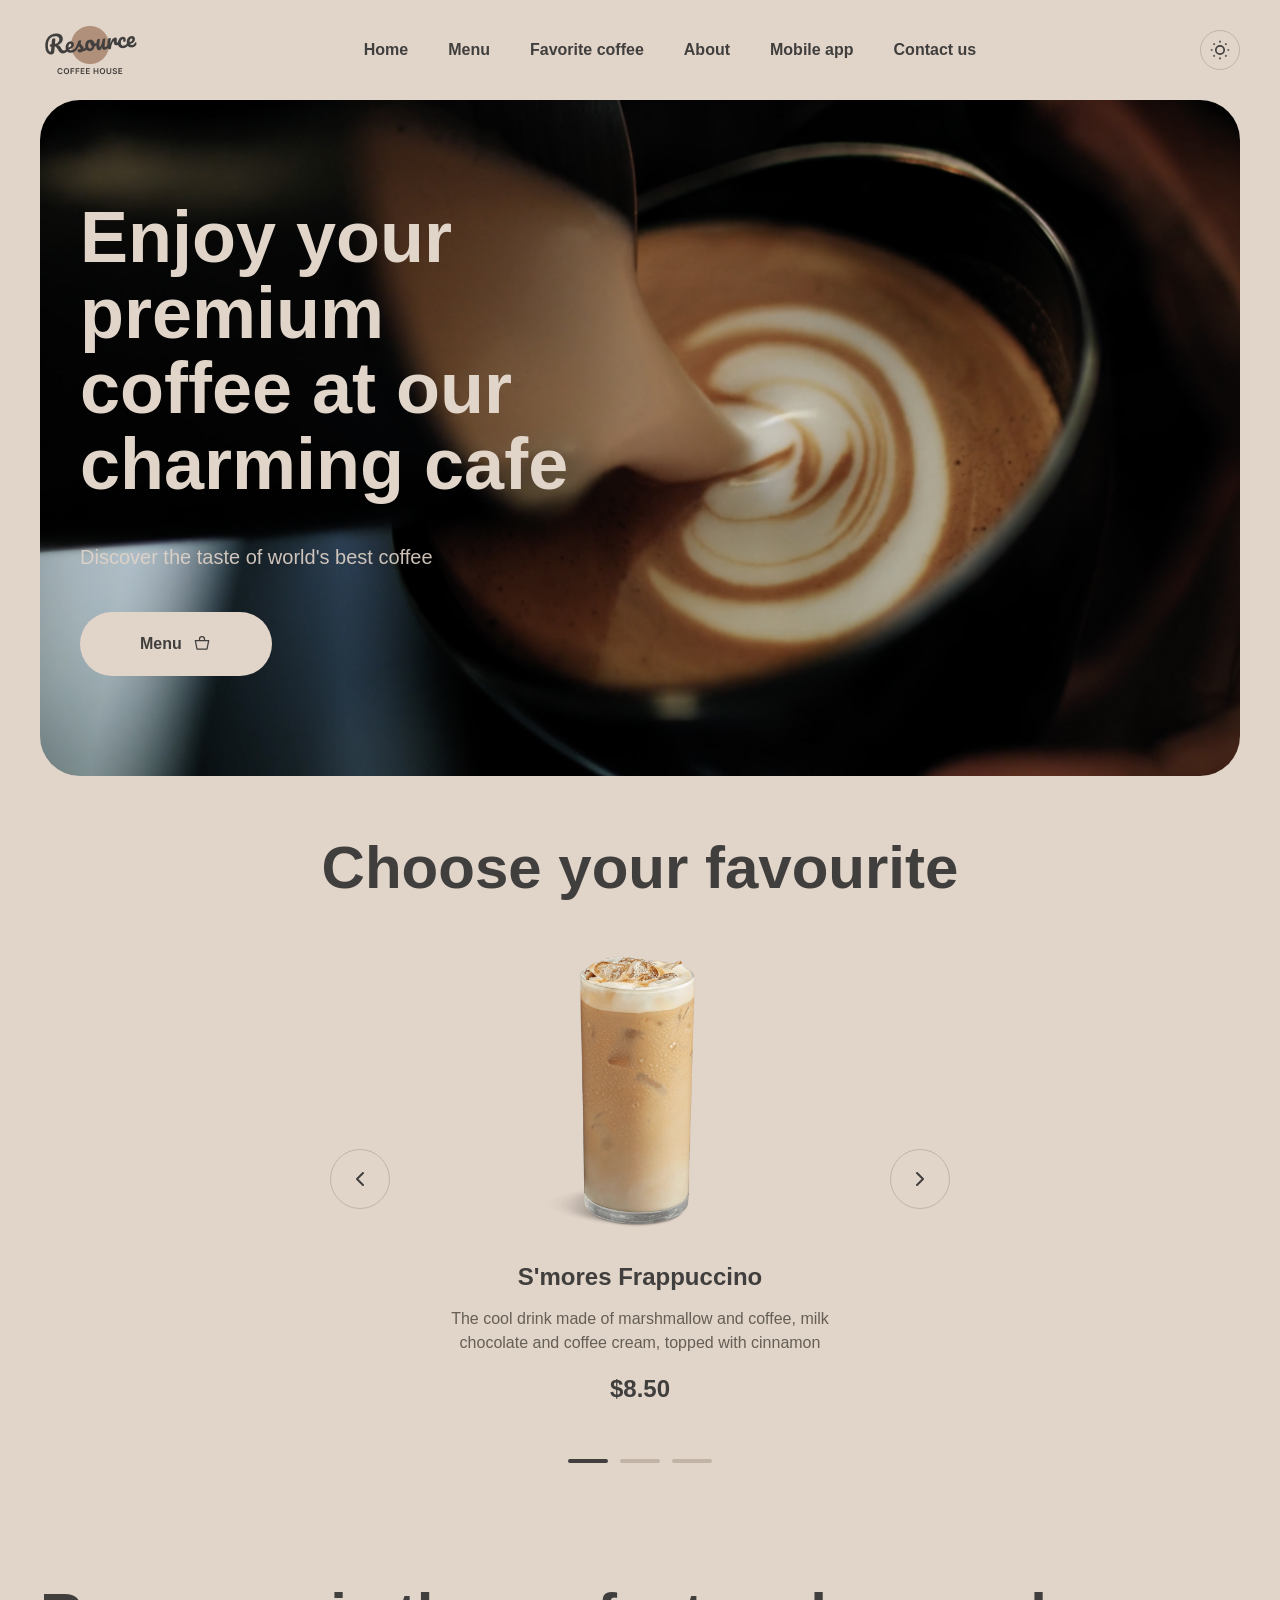
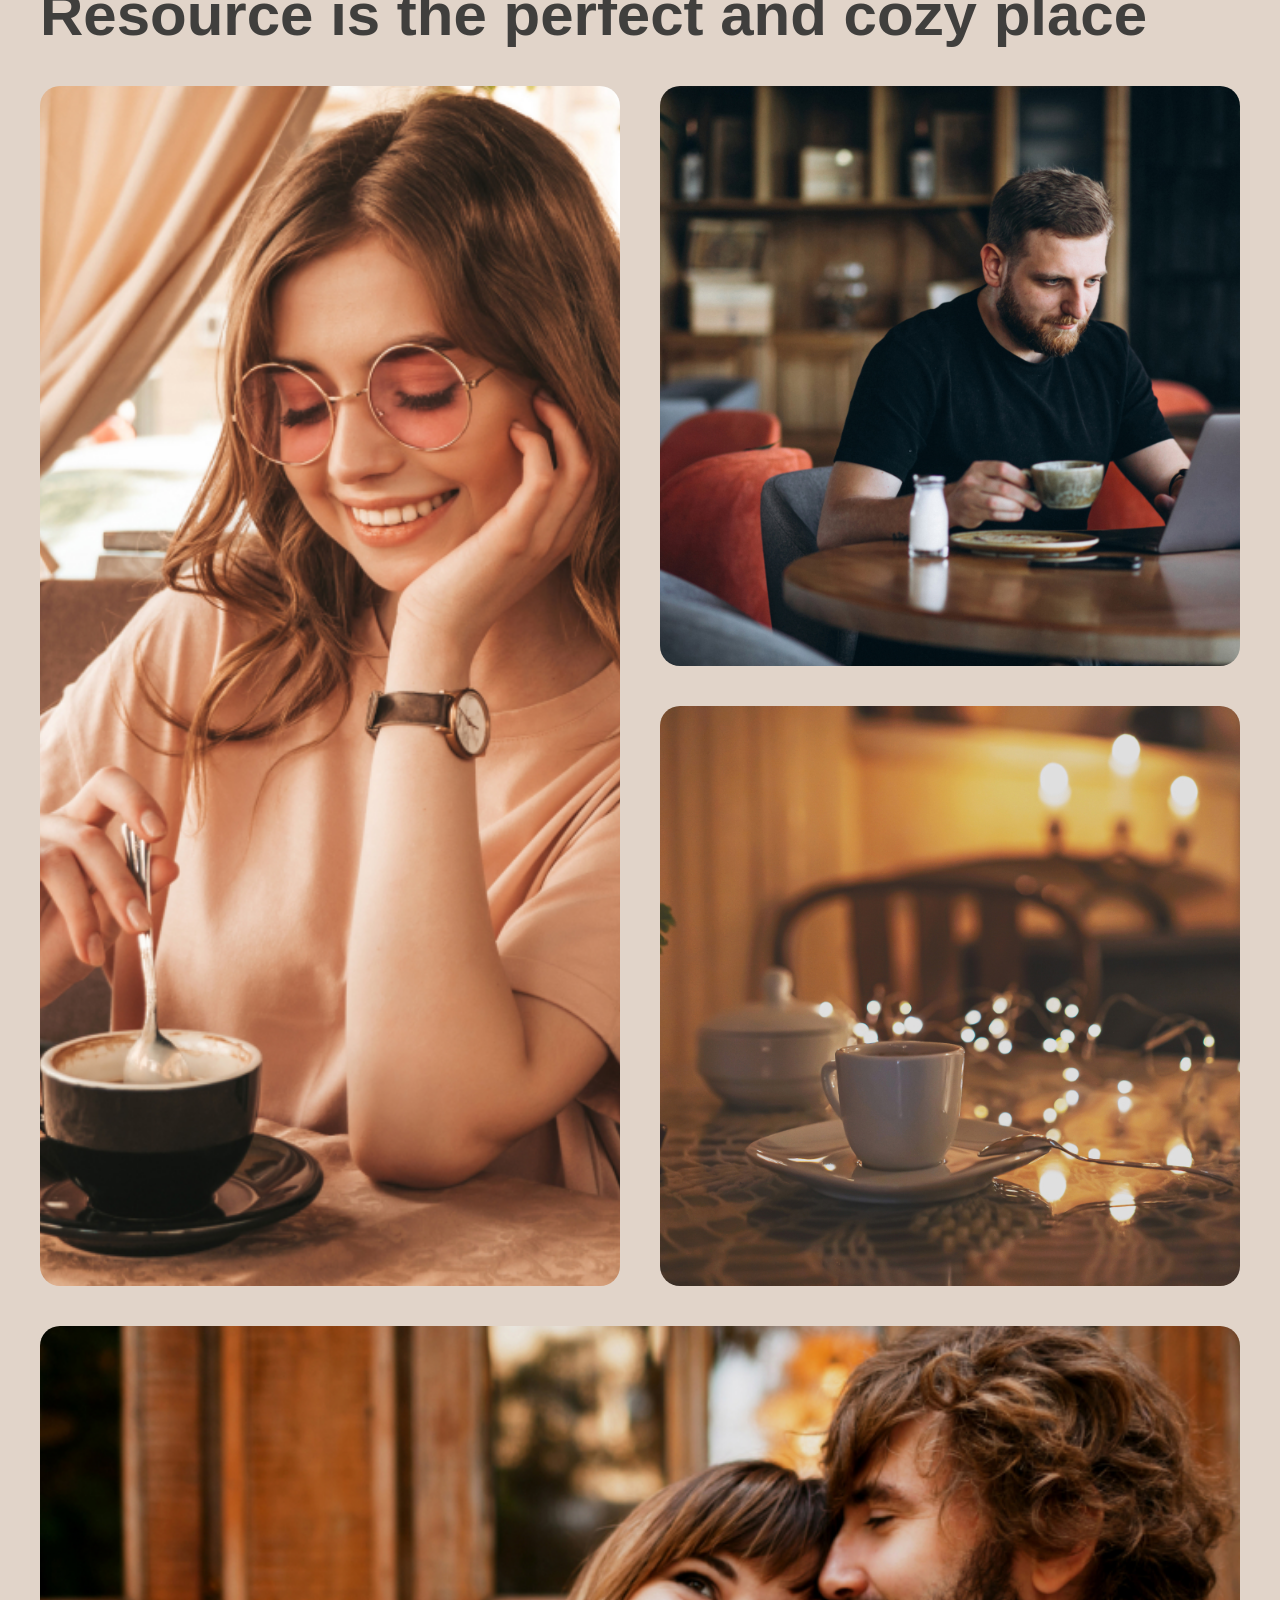
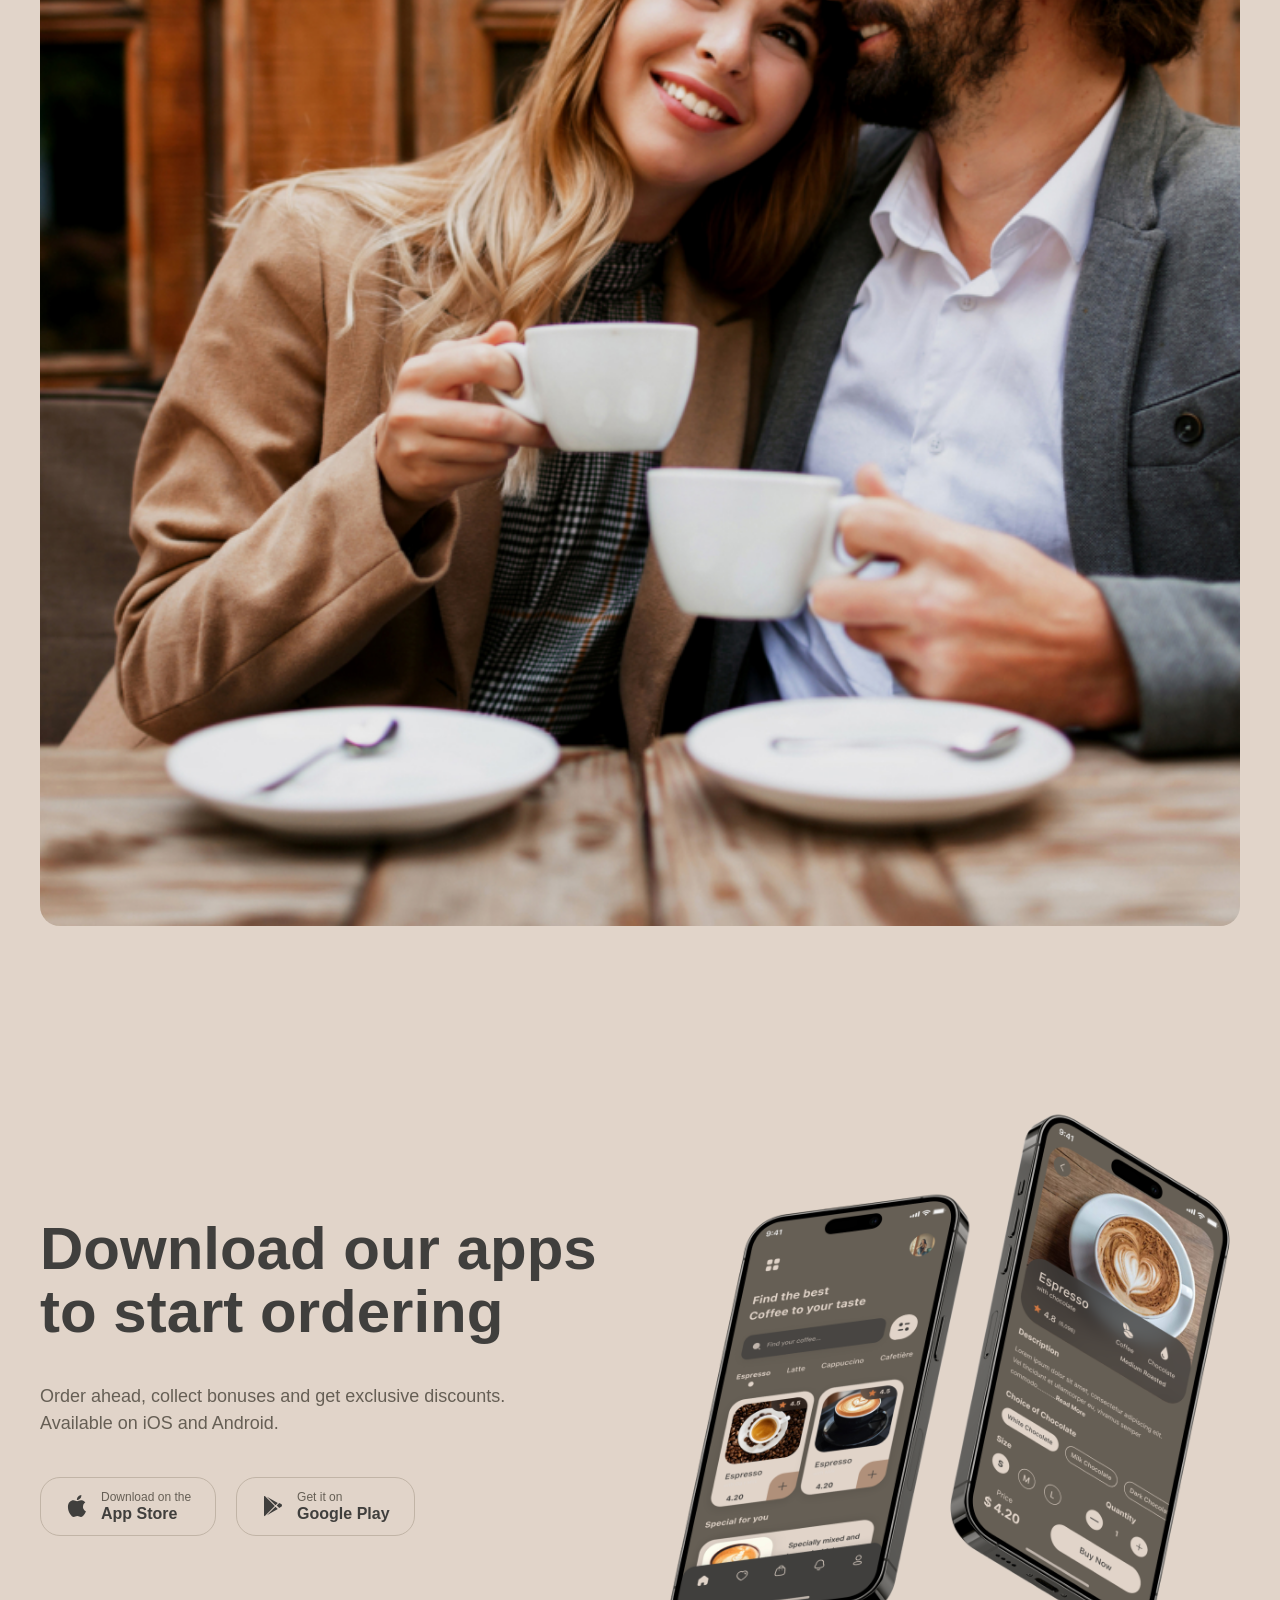
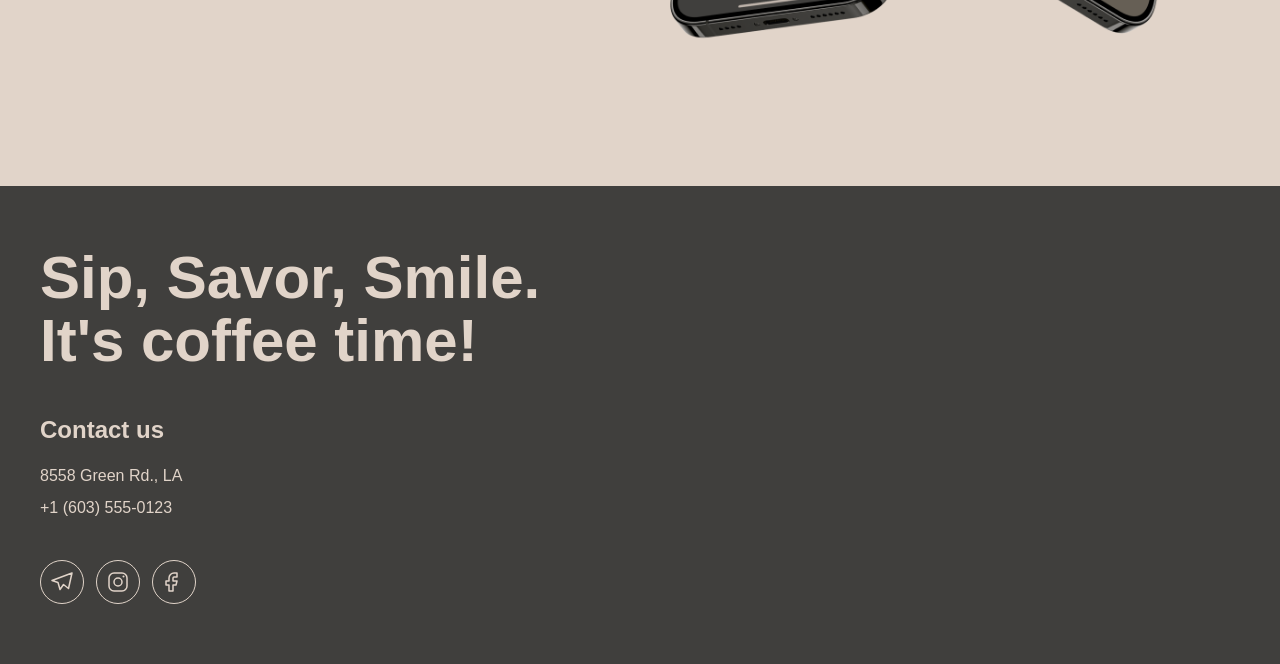
<file: index.html>
<!DOCTYPE html>
<html lang="ru">
<head>
  <meta charset="UTF-8">
  <meta name="viewport" content="width=device-width, initial-scale=1.0">
  <title>Coffee House — Главная</title>
  <link rel="icon" type="image/png" href="img/logo.png">
 <link rel="stylesheet" href="css/style.css?v=3">
</head>
<body>
  <div class="wrapper">

    <header class="header">
      <div class="container header__inner">
     <a href="index.html" class="logo" aria-label="Coffee House — на главную">
  <img class="logo__img" src="img/logo.png" alt="Coffee House" width="100" height="60">
</a>
<nav class="nav" id="nav" aria-label="Основная навигация">
  <ul class="nav__list">
    <li><a href="index.html" class="nav__link">Home</a></li>
    <li><a href="catalog.html" class="nav__link">Menu</a></li>
    <li><a href="#favourites" class="nav__link">Favorite coffee</a></li>
    <li><a href="#about" class="nav__link">About</a></li>
    <li><a href="#app" class="nav__link">Mobile app</a></li>
    <li><a href="#contacts" class="nav__link">Contact us</a></li>
  </ul>
</nav>

<button class="burger" type="button" aria-label="Открыть меню" aria-expanded="false" aria-controls="nav">
  <span class="burger__line"></span>
  <span class="burger__line"></span>
  <span class="burger__line"></span>
</button>

<button class="theme-toggle" type="button" aria-label="Переключить тему">
  <span class="theme-toggle__icon"></span>
</button>
      </div>
    </header>

    <main class="main">

  <section class="hero" id="hero">
  <div class="container">
    <div class="hero__content">
      <h1 class="hero__title">Enjoy your premium coffee at our charming cafe</h1>
      <p class="hero__text">Discover the taste of world's best coffee</p>
      <a href="catalog.html" class="btn btn--light">
        Menu
        <svg class="btn__icon" width="20" height="20" viewBox="0 0 24 24" fill="none" xmlns="http://www.w3.org/2000/svg">
          <path d="M4 8h16l-2 10H6L4 8z" stroke="currentColor" stroke-width="1.5" stroke-linejoin="round"/>
          <path d="M9 8V6a3 3 0 0 1 6 0v2" stroke="currentColor" stroke-width="1.5"/>
        </svg>
      </a>
    </div>
  </div>
</section>

<section class="favourites" id="favourites">
  <div class="container">
    <h2 class="section-title section-title--center">Choose your favourite</h2>

    <div class="slider">
      <button class="slider__arrow slider__arrow--prev" type="button" aria-label="Предыдущий слайд">
        <svg width="24" height="24" viewBox="0 0 24 24" fill="none" xmlns="http://www.w3.org/2000/svg">
          <path d="M15 6l-6 6 6 6" stroke="currentColor" stroke-width="2" stroke-linecap="round" stroke-linejoin="round"/>
        </svg>
      </button>

      <ul class="slider__list">
        <li class="slider__item slider__item--active">
          <img class="slider__img" src="img/coffee-slider-1.png" alt="S'mores Frappuccino" width="300" height="300">
          <h3 class="slider__name">S'mores Frappuccino</h3>
          <p class="slider__desc">The cool drink made of marshmallow and coffee, milk chocolate and coffee cream, topped with cinnamon</p>
          <span class="slider__price">$8.50</span>
        </li>
        <li class="slider__item">
          <img class="slider__img" src="img/coffee-slider-2.png" alt="Caramel Macchiato" width="300" height="300">
          <h3 class="slider__name">Caramel Macchiato</h3>
          <p class="slider__desc">Fragrant and creamy coffee drink with the taste of caramel, topped with caramel sauce and puffed crumbs</p>
          <span class="slider__price">$8.50</span>
        </li>
        <li class="slider__item">
          <img class="slider__img" src="img/coffee-slider-3.png" alt="Ice coffee" width="300" height="300">
          <h3 class="slider__name">Ice coffee</h3>
          <p class="slider__desc">A cool drink made of ice and coffee, ice cream and milk, and with soy milk</p>
          <span class="slider__price">$4.50</span>
        </li>
      </ul>

      <button class="slider__arrow slider__arrow--next" type="button" aria-label="Следующий слайд">
        <svg width="24" height="24" viewBox="0 0 24 24" fill="none" xmlns="http://www.w3.org/2000/svg">
          <path d="M9 6l6 6-6 6" stroke="currentColor" stroke-width="2" stroke-linecap="round" stroke-linejoin="round"/>
        </svg>
      </button>
    </div>

    <div class="slider__dots">
      <button class="slider__dot slider__dot--active" type="button" aria-label="Слайд 1"></button>
      <button class="slider__dot" type="button" aria-label="Слайд 2"></button>
      <button class="slider__dot" type="button" aria-label="Слайд 3"></button>
    </div>
  </div>
</section>

<section class="about" id="about">
  <div class="container">
    <h2 class="section-title">Resource is the perfect and cozy place</h2>
    
    <div class="about__grid">
      <img class="about__photo about__photo--1" src="img/about-1.jpg" alt="Гостья кофейни" width="660" height="590">
      <img class="about__photo about__photo--2" src="img/about-2.jpg" alt="Атмосфера кофейни" width="660" height="430">
      <img class="about__photo about__photo--3" src="img/about-3.jpg" alt="Гость с ноутбуком" width="660" height="430">
      <img class="about__photo about__photo--4" src="img/about-4.jpg" alt="Пара за кофе" width="660" height="590">
    </div>

  </div>
</section>
     
     <section class="app" id="app">
  <div class="container app__inner">
    <div class="app__content">
      <h2 class="section-title">Download our apps to start ordering</h2>
      <p class="app__text">
        Order ahead, collect bonuses and get exclusive discounts. Available on iOS and Android.
      </p>

      <div class="app__buttons">
        <a href="#" class="app-btn" aria-label="Скачать в App Store">
          <svg class="app-btn__icon" width="24" height="24" viewBox="0 0 24 24" fill="none" xmlns="http://www.w3.org/2000/svg">
            <path d="M16.365 1.43c0 1.14-.493 2.27-1.177 3.08-.744.9-1.99 1.57-2.987 1.57-.12 0-.23-.02-.3-.03-.01-.06-.04-.22-.04-.39 0-1.15.572-2.27 1.206-2.98.804-.94 2.142-1.64 3.248-1.68.03.13.05.28.05.43zm4.565 15.71c-.03.07-.463 1.58-1.518 3.12-.945 1.34-1.94 2.71-3.43 2.71-1.517 0-1.9-.88-3.63-.88-1.698 0-2.302.91-3.67.91-1.377 0-2.332-1.26-3.428-2.8-1.287-1.82-2.323-4.63-2.323-7.28 0-4.28 2.797-6.55 5.552-6.55 1.448 0 2.675.95 3.6.95.865 0 2.222-1.01 3.902-1.01.613 0 2.886.06 4.374 2.19-.13.09-2.383 1.37-2.383 4.19 0 3.26 2.854 4.42 2.955 4.45z" fill="currentColor"/>
          </svg>
          <span class="app-btn__text">
            <small>Download on the</small>
            <strong>App Store</strong>
          </span>
        </a>

        <a href="#" class="app-btn" aria-label="Скачать в Google Play">
          <svg class="app-btn__icon" width="24" height="24" viewBox="0 0 24 24" fill="none" xmlns="http://www.w3.org/2000/svg">
            <path d="M3.609 1.814L13.792 12 3.61 22.186a1.028 1.028 0 0 1-.61-.94V2.754c0-.41.234-.773.61-.94zM14.5 12.707l2.302 2.302-10.937 6.333 8.635-8.635zM20.196 10.086a1.5 1.5 0 0 1 .804 1.333c0 .564-.296 1.058-.75 1.315l-2.058 1.191-2.488-2.487 2.488-2.488 2.004 1.136zM5.865 2.658l10.938 6.333-2.303 2.302-8.635-8.635z" fill="currentColor"/>
          </svg>
          <span class="app-btn__text">
            <small>Get it on</small>
            <strong>Google Play</strong>
          </span>
        </a>
      </div>
    </div>

    <div class="app__image">
      <img src="img/app-phones.png" alt="Приложение Coffee House на телефонах" width="630" height="630">
    </div>
  </div>
</section>

    </main>

    <footer class="footer" id="contacts">
  <div class="container footer__inner">
    <p class="footer__slogan">Sip, Savor, Smile.<br>It's coffee time!</p>

    <div class="footer__contact">
      <h2 class="footer__title">Contact us</h2>
      <ul class="footer__list">
        <li>
          <a href="https://maps.google.com/?q=8558+Green+Rd,+LA" class="footer__link" target="_blank" rel="noopener">
            8558 Green Rd., LA
          </a>
        </li>
        <li>
          <a href="tel:+16035550123" class="footer__link">
            +1 (603) 555-0123
          </a>
        </li>
      </ul>
    </div>

    <ul class="footer__socials">
      <li>
        <a href="https://t.me/" class="footer__social" aria-label="Telegram" target="_blank" rel="noopener">
          <svg width="24" height="24" viewBox="0 0 24 24" fill="none" xmlns="http://www.w3.org/2000/svg">
            <path d="M22 3L2 10.5l6 2 2 7 3.5-5 5 4L22 3z" stroke="currentColor" stroke-width="1.5" stroke-linejoin="round"/>
          </svg>
        </a>
      </li>
      <li>
        <a href="https://instagram.com/" class="footer__social" aria-label="Instagram" target="_blank" rel="noopener">
          <svg width="24" height="24" viewBox="0 0 24 24" fill="none" xmlns="http://www.w3.org/2000/svg">
            <rect x="3" y="3" width="18" height="18" rx="5" stroke="currentColor" stroke-width="1.5"/>
            <circle cx="12" cy="12" r="4" stroke="currentColor" stroke-width="1.5"/>
            <circle cx="17.5" cy="6.5" r="1" fill="currentColor"/>
          </svg>
        </a>
      </li>
      <li>
        <a href="https://facebook.com/" class="footer__social" aria-label="Facebook" target="_blank" rel="noopener">
          <svg width="24" height="24" viewBox="0 0 24 24" fill="none" xmlns="http://www.w3.org/2000/svg">
            <path d="M15 3h-3a5 5 0 0 0-5 5v3H4v4h3v6h4v-6h3l1-4h-4V8a1 1 0 0 1 1-1h3V3z" stroke="currentColor" stroke-width="1.5" stroke-linejoin="round"/>
          </svg>
        </a>
      </li>
    </ul>
  </div>
</footer>

  </div>
 <script src="js/main.js?v=3"></script>
</body>
</html>
</file>
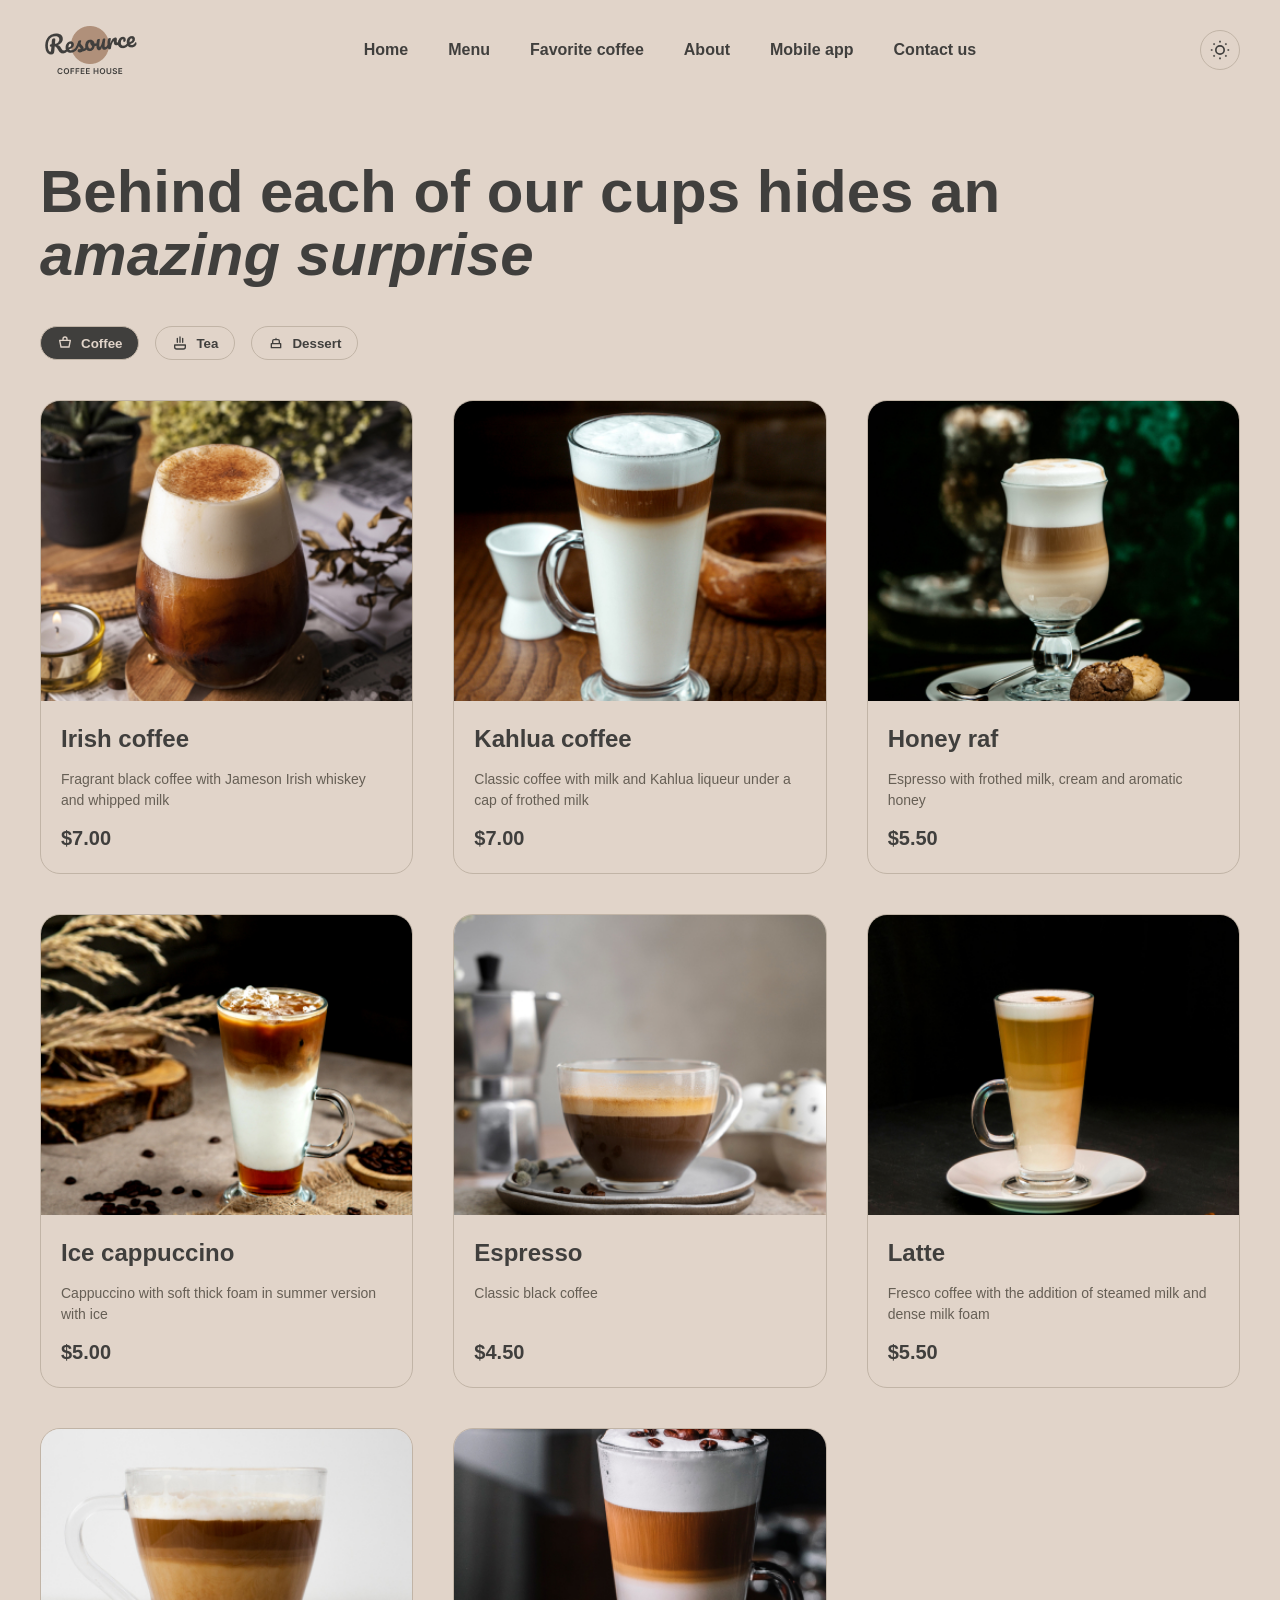
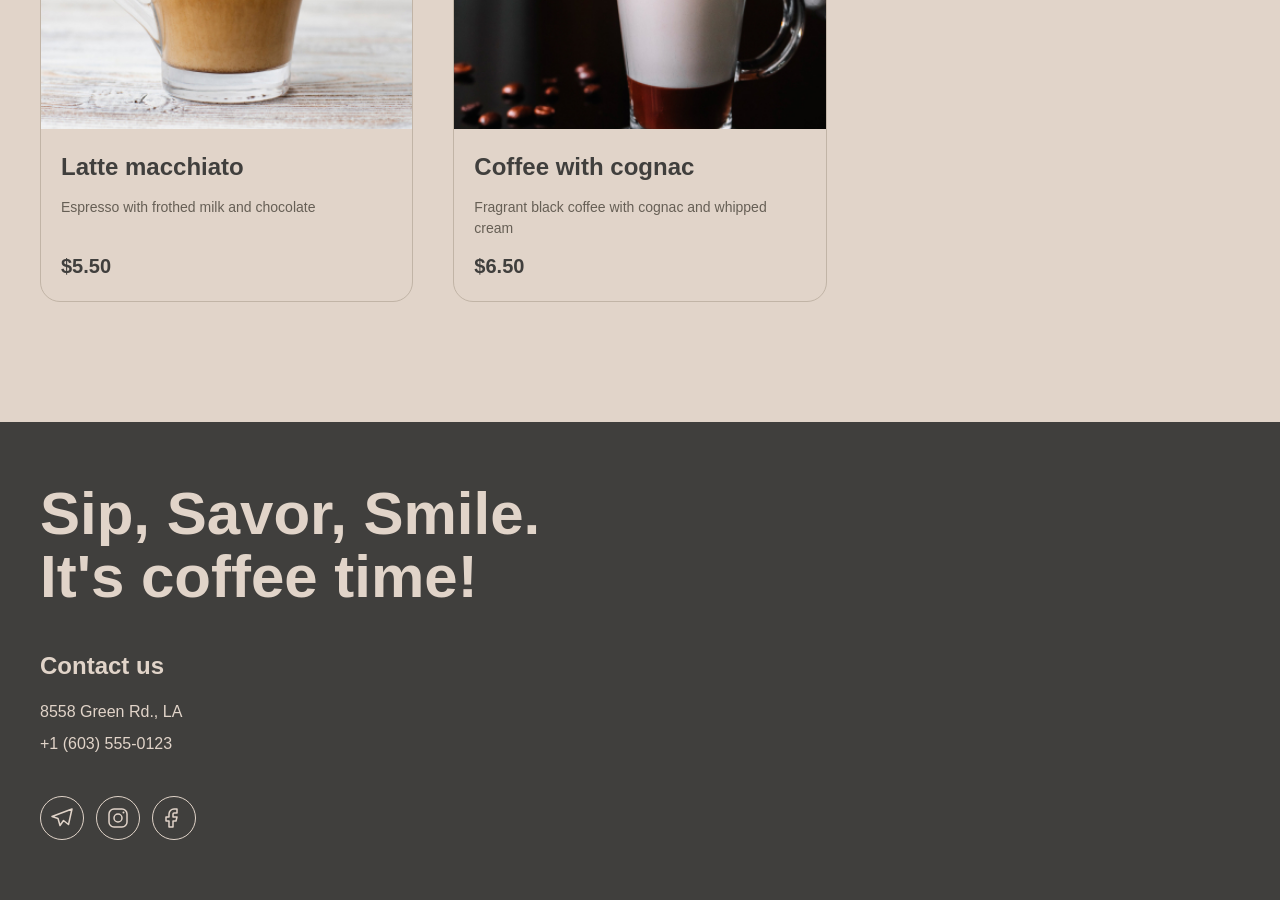
<file: catalog.html>
<!DOCTYPE html>
<html lang="ru">
<head>
  <meta charset="UTF-8">
  <meta name="viewport" content="width=device-width, initial-scale=1.0">
  <title>Coffee House — Меню</title>
<link rel="icon" type="image/png" href="img/logo.png">
<link rel="stylesheet" href="css/style.css?v=3">
</head>
<body>
  <div class="wrapper">

    <header class="header">
      <div class="container header__inner">
      <a href="index.html" class="logo" aria-label="Coffee House — на главную">
  <img class="logo__img" src="img/logo.png" alt="Coffee House" width="100" height="60">
</a>

   <nav class="nav" id="nav" aria-label="Основная навигация">
  <ul class="nav__list">
    <li><a href="index.html" class="nav__link">Home</a></li>
    <li><a href="catalog.html" class="nav__link">Menu</a></li>
    <li><a href="index.html#favourites" class="nav__link">Favorite coffee</a></li>
    <li><a href="index.html#about" class="nav__link">About</a></li>
    <li><a href="index.html#app" class="nav__link">Mobile app</a></li>
    <li><a href="index.html#contacts" class="nav__link">Contact us</a></li>
  </ul>
</nav>

<button class="burger" type="button" aria-label="Открыть меню" aria-expanded="false" aria-controls="nav">
  <span class="burger__line"></span>
  <span class="burger__line"></span>
  <span class="burger__line"></span>
</button>

<button class="theme-toggle" type="button" aria-label="Переключить тему">
  <span class="theme-toggle__icon"></span>
</button>
      </div>
    </header>

    <main class="main">

     <section class="menu" id="menu">
  <div class="container">
    <h1 class="section-title">
      Behind each of our cups hides an <em>amazing surprise</em>
    </h1>

   <div class="tabs">
  <ul class="tabs__list">
    <li>
      <button class="tabs__btn tabs__btn--active" type="button" data-category="coffee">
        <svg class="tabs__icon" width="16" height="16" viewBox="0 0 24 24" fill="none" xmlns="http://www.w3.org/2000/svg">
          <path d="M4 8h16l-2 10H6L4 8z" stroke="currentColor" stroke-width="2" stroke-linejoin="round"/>
          <path d="M9 8V6a3 3 0 0 1 6 0v2" stroke="currentColor" stroke-width="2"/>
        </svg>
        Coffee
      </button>
    </li>
    <li>
      <button class="tabs__btn" type="button" data-category="tea">
        <svg class="tabs__icon" width="16" height="16" viewBox="0 0 24 24" fill="none" xmlns="http://www.w3.org/2000/svg">
          <path d="M12 3v8M8 5v6M16 5v6" stroke="currentColor" stroke-width="2" stroke-linecap="round"/>
          <path d="M4 15h16v3a3 3 0 0 1-3 3H7a3 3 0 0 1-3-3v-3z" stroke="currentColor" stroke-width="2" stroke-linejoin="round"/>
        </svg>
        Tea
      </button>
    </li>
    <li>
      <button class="tabs__btn" type="button" data-category="dessert">
        <svg class="tabs__icon" width="16" height="16" viewBox="0 0 24 24" fill="none" xmlns="http://www.w3.org/2000/svg">
          <path d="M5 13h14v6H5z" stroke="currentColor" stroke-width="2" stroke-linejoin="round"/>
          <path d="M7 13V9a2 2 0 0 1 2-2h6a2 2 0 0 1 2 2v4" stroke="currentColor" stroke-width="2"/>
          <circle cx="12" cy="5" r="1" fill="currentColor"/>
        </svg>
        Dessert
      </button>
    </li>
  </ul>
</div>

       <ul class="cards" id="cards"></ul>

    <button class="show-more" type="button">Show more</button>
  </div>
</section>

    </main>

   <footer class="footer" id="contacts">
  <div class="container footer__inner">
    <p class="footer__slogan">Sip, Savor, Smile.<br>It's coffee time!</p>

    <div class="footer__contact">
      <h2 class="footer__title">Contact us</h2>
      <ul class="footer__list">
        <li>
          <a href="https://maps.google.com/?q=8558+Green+Rd,+LA" class="footer__link" target="_blank" rel="noopener">
            8558 Green Rd., LA
          </a>
        </li>
        <li>
          <a href="tel:+16035550123" class="footer__link">
            +1 (603) 555-0123
          </a>
        </li>
      </ul>
    </div>

    <ul class="footer__socials">
      <li>
        <a href="https://t.me/" class="footer__social" aria-label="Telegram" target="_blank" rel="noopener">
          <svg width="24" height="24" viewBox="0 0 24 24" fill="none" xmlns="http://www.w3.org/2000/svg">
            <path d="M22 3L2 10.5l6 2 2 7 3.5-5 5 4L22 3z" stroke="currentColor" stroke-width="1.5" stroke-linejoin="round"/>
          </svg>
        </a>
      </li>
      <li>
        <a href="https://instagram.com/" class="footer__social" aria-label="Instagram" target="_blank" rel="noopener">
          <svg width="24" height="24" viewBox="0 0 24 24" fill="none" xmlns="http://www.w3.org/2000/svg">
            <rect x="3" y="3" width="18" height="18" rx="5" stroke="currentColor" stroke-width="1.5"/>
            <circle cx="12" cy="12" r="4" stroke="currentColor" stroke-width="1.5"/>
            <circle cx="17.5" cy="6.5" r="1" fill="currentColor"/>
          </svg>
        </a>
      </li>
      <li>
        <a href="https://facebook.com/" class="footer__social" aria-label="Facebook" target="_blank" rel="noopener">
          <svg width="24" height="24" viewBox="0 0 24 24" fill="none" xmlns="http://www.w3.org/2000/svg">
            <path d="M15 3h-3a5 5 0 0 0-5 5v3H4v4h3v6h4v-6h3l1-4h-4V8a1 1 0 0 1 1-1h3V3z" stroke="currentColor" stroke-width="1.5" stroke-linejoin="round"/>
          </svg>
        </a>
      </li>
    </ul>
  </div>
</footer>

    </div>

  <!-- Модальное окно -->
  <div class="modal" id="modal" aria-hidden="true">
    <div class="modal__overlay" data-close></div>
    <div class="modal__content" role="dialog" aria-modal="true" aria-labelledby="modal-title">
      <button class="modal__close" type="button" aria-label="Закрыть" data-close>✕</button>
    <img class="modal__image" src="[data-uri]" alt="Product" width="300" height="300">
      <h2 class="modal__title" id="modal-title">Product</h2>
      <p class="modal__desc"></p>

   <!-- Размер -->
<div class="modal__field">
  <h3 class="modal__field-title">Size</h3>
  <div class="modal__options" id="modalSizes"></div>
</div>

<!-- Добавки -->
<div class="modal__field">
  <h3 class="modal__field-title">Add-ons</h3>
  <div class="modal__addons" id="modalAddons">
    <!-- JS заполнит добавками в зависимости от категории -->
  </div>
</div>

<span class="modal__price"></span>
    </div>
  </div>

 <script src="js/products.js"></script>
<script src="js/main.js?v=3"></script>
</body>
</html>
</file>
<file: css/style.css>
/* ============================================
   CSS-переменные: светлая тема (по умолчанию)
   ============================================ */
:root {
  /* Цвета */
  --color-bg: #e1d4c9;
  --color-bg-secondary: #f5efe8;
  --color-text: #403f3d;
  --color-text-secondary: #665f55;
  --color-accent: #b0907a;
  --color-border: #c1b4a6;

  /* Шрифты */
  --font-main: 'Inter', Arial, sans-serif;

  /* Отступы */
  --container-width: 1440px;
  --container-padding: 40px;

  /* Скругления */
  --radius-sm: 8px;
  --radius-md: 20px;
  --radius-lg: 40px;

  /* Переходы */
  --transition: 0.3s ease;
}

/* ============================================
   Тёмная тема
   ============================================ */
body.dark-theme {
  --color-bg: #403f3d;
  --color-bg-secondary: #665f55;
  --color-text: #e1d4c9;
  --color-text-secondary: #c1b4a6;
  --color-accent: #b0907a;
  --color-border: #665f55;
}

/* ============================================
   Сброс и базовые стили
   ============================================ */
*,
*::before,
*::after {
  box-sizing: border-box;
  margin: 0;
  padding: 0;
}

html {
  scroll-behavior: smooth;
}

body {
  min-height: 100vh;
  font-family: var(--font-main);
  font-size: 16px;
  line-height: 1.5;
  color: var(--color-text);
  background-color: var(--color-bg);
  transition: background-color var(--transition), color var(--transition);
}

img {
  display: block;
  max-width: 100%;
  height: auto;
}

a {
  color: inherit;
  text-decoration: none;
}

ul,
ol {
  list-style: none;
}

button {
  font-family: inherit;
  cursor: pointer;
  border: none;
  background: none;
  color: inherit;
}

/* ============================================
   Общая обёртка и контейнер
   ============================================ */
.wrapper {
  display: flex;
  flex-direction: column;
  min-height: 100vh;
}

.container {
  width: 100%;
  max-width: var(--container-width);
  margin: 0 auto;
  padding: 0 var(--container-padding);
}

.main {
  flex: 1;
}

/* ============================================
   Header
   ============================================ */
.header {
  padding: 20px 0;
}

.header__inner {
  display: flex;
  align-items: center;
  justify-content: space-between;
  gap: 40px;
}

.logo img {
  width: 100px;
  height: auto;
}

.nav__list {
  display: flex;
  gap: 40px;
}

.nav__link {
  position: relative;
  padding: 4px 0;
  font-weight: 600;
  transition: color var(--transition);
}

.nav__link:hover,
.nav__link--active {
  color: var(--color-accent);
}

/* Кнопка переключения темы */
.theme-toggle {
  width: 40px;
  height: 40px;
  border-radius: 50%;
  border: 1px solid var(--color-border);
  transition: background-color var(--transition);
}

.theme-toggle:hover {
  background-color: var(--color-bg-secondary);
}

.theme-toggle__icon {
  display: block;
  width: 100%;
  height: 100%;
  background-image: url("data:image/svg+xml;utf8,<svg xmlns='http://www.w3.org/2000/svg' viewBox='0 0 24 24' fill='none' stroke='%23403f3d' stroke-width='2'><circle cx='12' cy='12' r='5'/><path d='M12 1v2M12 21v2M4.2 4.2l1.4 1.4M18.4 18.4l1.4 1.4M1 12h2M21 12h2M4.2 19.8l1.4-1.4M18.4 5.6l1.4-1.4'/></svg>");
  background-repeat: no-repeat;
  background-position: center;
  background-size: 20px;
}

body.dark-theme .theme-toggle__icon {
  background-image: url("data:image/svg+xml;utf8,<svg xmlns='http://www.w3.org/2000/svg' viewBox='0 0 24 24' fill='none' stroke='%23e1d4c9' stroke-width='2'><path d='M21 12.8A9 9 0 1 1 11.2 3a7 7 0 0 0 9.8 9.8z'/></svg>");
}

/* ============================================
   Секции
   ============================================ */
section {
  padding: 60px 0;
}

.section-title {
  margin-bottom: 40px;
  font-size: 60px;
  font-weight: 600;
  line-height: 1.05;
}

.section-title--center {
  text-align: center;
}

.hero {
  padding: 100px 0;
  min-height: 640px;
  display: flex;
  align-items: center;
  background-color: var(--color-text);
  background-image: url("../img/hero-bg.jpg");
  background-size: cover;
  background-position: center;
  background-repeat: no-repeat;
  border-radius: var(--radius-lg);
  margin: 0 40px;
  color: #e1d4c9;
}

.hero__title {
  max-width: 530px;
  margin-bottom: 40px;
  font-size: 72px;
  font-weight: 600;
  line-height: 1.05;
}

.hero__text {
  max-width: 500px;
  margin-bottom: 40px;
  font-size: 20px;
  color: #e1d4c9;
  opacity: 0.9;
}

/* Кнопка */
.btn {
  display: inline-flex;
  align-items: center;
  justify-content: center;
  gap: 10px;
  padding: 20px 60px;
  font-weight: 600;
  color: var(--color-bg);
  background-color: var(--color-text);
  border-radius: var(--radius-lg);
  transition: background-color var(--transition), transform var(--transition);
}

.btn--light {
  color: var(--color-text);
  background-color: var(--color-bg);
}

.btn__icon {
  display: inline-block;
  flex-shrink: 0;
}

.btn:hover {
  transform: scale(1.05);
}

/* ============================================
   Табы (каталог)
   ============================================ */
.tabs {
  margin-bottom: 40px;
}

.tabs__list {
  display: flex;
  gap: 16px;
  flex-wrap: wrap;
}

.tabs__btn {
  display: inline-flex;
  align-items: center;
  gap: 8px;
  padding: 8px 16px;
  font-weight: 600;
  border: 1px solid var(--color-border);
  border-radius: 100px;
  transition: all var(--transition);
}

.tabs__icon {
  flex-shrink: 0;
}
.tabs__btn:hover,
.tabs__btn--active {
  color: var(--color-bg);
  background-color: var(--color-text);
}

/* ============================================
   Footer
   ============================================ */
.footer {
  padding: 60px 0;
  margin-top: 60px;
  background-color: #403f3d;
  color: #e1d4c9;
}

.footer__inner {
  display: flex;
  flex-direction: column;
  gap: 40px;
}

.footer__slogan {
  font-size: 60px;
  font-weight: 600;
  line-height: 1.05;
}

.footer__contact {
  display: flex;
  flex-direction: column;
  gap: 16px;
}

.footer__title {
  font-size: 24px;
  font-weight: 600;
}

.footer__list {
  display: flex;
  flex-direction: column;
  gap: 8px;
}

.footer__link {
  font-weight: 400;
  transition: color var(--transition);
}

.footer__link:hover {
  color: var(--color-accent);
}

.footer__socials {
  display: flex;
  gap: 12px;
}

.footer__social {
  display: inline-flex;
  align-items: center;
  justify-content: center;
  width: 44px;
  height: 44px;
  border: 1px solid #e1d4c9;
  border-radius: 50%;
  color: #e1d4c9;
  transition: background-color var(--transition), color var(--transition);
}

.footer__social:hover {
  background-color: #e1d4c9;
  color: #403f3d;
}

/* ============================================
   Hero — раскладка
   ============================================ */
.hero__content {
  max-width: 530px;
}

/* ============================================
   About
   ============================================ */
.about__grid {
  display: grid;
  grid-template-columns: 1fr 1fr;
  grid-template-rows: repeat(3, auto);
  gap: 40px;
  margin-bottom: 40px;
}

.about__photo {
  width: 100%;
  height: 100%;
  object-fit: cover;
  border-radius: var(--radius-md);
}

.about__photo--1 {
  grid-column: 1;
  grid-row: 1 / 3;
}

.about__photo--2 {
  grid-column: 2;
  grid-row: 1;
}

.about__photo--3 {
  grid-column: 2;
  grid-row: 2;
}

.about__photo--4 {
  grid-column: 1 / 3;
  grid-row: 3;
}

/* ============================================
   App
   ============================================ */
.app__inner {
  display: flex;
  align-items: center;
  gap: 40px;
}

.app__content {
  flex: 1;
}

.app__text {
  max-width: 500px;
  margin-bottom: 40px;
  font-size: 18px;
  color: var(--color-text-secondary);
}

.app__image {
  flex: 1;
  text-align: right;
}

.app__image img {
  width: 100%;
  max-width: 630px;
  height: auto;
}

.app__buttons {
  display: flex;
  gap: 20px;
  flex-wrap: wrap;
}

.app-btn {
  display: inline-flex;
  align-items: center;
  gap: 12px;
  padding: 12px 24px;
  border: 1px solid var(--color-border);
  border-radius: var(--radius-md);
  transition: background-color var(--transition);
}

.app-btn:hover {
  background-color: var(--color-bg-secondary);
}

.app-btn__icon {
  flex-shrink: 0;
}

.app-btn__text {
  display: flex;
  flex-direction: column;
  line-height: 1.2;
}

.app-btn__text small {
  font-size: 12px;
  color: var(--color-text-secondary);
}

.app-btn__text strong {
  font-size: 16px;
  font-weight: 600;
}

/* ============================================
   Слайдер на главной
   ============================================ */
.slider {
  display: flex;
  align-items: center;
  gap: 40px;
  max-width: 620px;
  margin: 0 auto;
}

.slider__list {
  flex: 1;
  position: relative;
  min-height: 480px;
}

.slider__item {
  position: absolute;
  inset: 0;
  display: flex;
  flex-direction: column;
  align-items: center;
  justify-content: flex-start;
  text-align: center;
  opacity: 0;
  visibility: hidden;
  transition: opacity 0.3s ease, visibility 0.3s ease;
}

.slider__item--active {
  opacity: 1;
  visibility: visible;
  position: relative;
}

.slider__img {
  margin: 0 auto 20px;
  max-width: 300px;
  height: auto;
}

.slider__name {
  margin: 0 0 12px;
  font-size: 24px;
  font-weight: 600;
}

.slider__desc {
  margin: 0 0 16px;
  color: var(--color-text-secondary);
}

.slider__price {
  display: block;
  font-size: 24px;
  font-weight: 600;
}

.slider__arrow {
  width: 60px;
  height: 60px;
  flex-shrink: 0;
  display: flex;
  align-items: center;
  justify-content: center;
  border: 1px solid var(--color-border);
  border-radius: 50%;
  color: var(--color-text);
  transition: background-color var(--transition), color var(--transition);
}

.slider__arrow:hover {
  background-color: var(--color-text);
  color: var(--color-bg);
}

.slider__dots {
  display: flex;
  justify-content: center;
  gap: 12px;
  margin-top: 40px;
}

.slider__dot {
  width: 40px;
  height: 4px;
  border-radius: 2px;
  background-color: var(--color-border);
  transition: background-color var(--transition);
}

.slider__dot--active {
  background-color: var(--color-text);
}

/* ============================================
   Карточки каталога
   ============================================ */
.cards {
  display: grid;
  grid-template-columns: repeat(auto-fill, minmax(280px, 1fr));
  gap: 40px;
  margin-top: 40px;
}

.card {
  display: flex;
  flex-direction: column;
  text-align: left;
  border: 1px solid var(--color-border);
  border-radius: var(--radius-md);
  overflow: hidden;
  transition: transform var(--transition);
}

.card:hover {
  transform: translateY(-4px);
}

.card__img {
  width: 100%;
  height: 300px;
  object-fit: cover;
}

.card__name {
  margin: 20px 20px 12px;
  font-size: 24px;
}

.card__desc {
  margin: 0 20px 12px;
  font-size: 14px;
  color: var(--color-text-secondary);
  flex-grow: 1;
}

.card__price {
  margin: 0 20px 20px;
  font-size: 20px;
  font-weight: 600;
  color: var(--color-text);
}
.card[hidden] {
  display: none;
}
/* Кнопка Show more */
.show-more {
  display: none;
  margin: 40px auto 0;
  padding: 20px 60px;
  font-weight: 600;
  color: var(--color-text);
  border: 1px solid var(--color-text);
  border-radius: var(--radius-lg);
  transition: background-color var(--transition), color var(--transition), transform var(--transition);
}

.show-more:hover {
  background-color: var(--color-text);
  color: var(--color-bg);
  transform: scale(1.05);
}

/* ============================================
   Модальное окно
   ============================================ */
.modal {
  position: fixed;
  inset: 0;
  z-index: 100;
  display: flex;
  align-items: flex-start;
  justify-content: center;
  padding: 20px;
  overflow-y: auto;
  opacity: 0;
  visibility: hidden;
  transition: opacity var(--transition), visibility var(--transition);
}

.modal.is-open {
  opacity: 1;
  visibility: visible;
}

.modal__overlay {
  position: absolute;
  inset: 0;
  background-color: rgba(0, 0, 0, 0.5);
}

.modal__content {
  position: relative;
  z-index: 1;
  width: 100%;
  max-width: 400px;
  margin: auto;
  padding: 30px;
  text-align: center;
  background-color: var(--color-bg);
  color: var(--color-text);
  border-radius: var(--radius-lg);
  transform: translateY(20px);
  transition: transform var(--transition);
}

.modal.is-open .modal__content {
  transform: translateY(0);
}

.modal__close {
  position: absolute;
  top: 12px;
  right: 12px;
  width: 32px;
  height: 32px;
  font-size: 20px;
  line-height: 1;
  border-radius: 50%;
  background-color: var(--color-bg-secondary);
  transition: background-color var(--transition);
}

.modal__close:hover {
  background-color: var(--color-border);
}

.modal__image {
  margin: 0 auto 20px;
  border-radius: var(--radius-md);
}

.modal__title {
  margin-bottom: 12px;
  font-size: 28px;
}

.modal__desc {
  margin-bottom: 12px;
  color: var(--color-text-secondary);
}

.modal__price {
  display: block;
  margin-top: 20px;
  font-size: 24px;
  font-weight: 600;
  color: var(--color-accent);
}

.modal__field {
  margin-bottom: 16px;
  text-align: left;
}

.modal__field-title {
  margin-bottom: 8px;
  font-size: 16px;
  font-weight: 600;
}

.modal__options,
.modal__addons {
  display: flex;
  flex-wrap: wrap;
  gap: 8px;
}

.modal__option,
.modal__addon {
  display: inline-flex;
  align-items: center;
  gap: 6px;
  padding: 8px 12px;
  font-size: 14px;
  border: 1px solid var(--color-border);
  border-radius: 100px;
  cursor: pointer;
  transition: background-color var(--transition), border-color var(--transition);
}

.modal__option:hover,
.modal__addon:hover {
  background-color: var(--color-bg-secondary);
}

.modal__option:has(input:checked),
.modal__addon:has(input:checked) {
  background-color: var(--color-text);
  color: var(--color-bg);
  border-color: var(--color-text);
}

.modal__option input,
.modal__addon input {
  margin: 0;
}

/* ============================================
   Бургер-меню
   ============================================ */
.burger {
  display: none;
  flex-direction: column;
  justify-content: space-between;
  width: 40px;
  height: 40px;
  padding: 10px 8px;
  border-radius: 50%;
  border: 1px solid var(--color-border);
  transition: background-color var(--transition);
}

.burger:hover {
  background-color: var(--color-bg-secondary);
}

.burger__line {
  display: block;
  width: 100%;
  height: 2px;
  background-color: var(--color-text);
  border-radius: 2px;
  transition: transform var(--transition), opacity var(--transition);
}

.burger.is-open .burger__line:nth-child(1) {
  transform: translateY(9px) rotate(45deg);
}

.burger.is-open .burger__line:nth-child(2) {
  opacity: 0;
}

.burger.is-open .burger__line:nth-child(3) {
  transform: translateY(-9px) rotate(-45deg);
}
/* ============================================
   Адаптивность
   ============================================ */
@media (max-width: 768px) {
  :root {
    --container-padding: 20px;
  }

  .section-title {
    font-size: 40px;
  }

  .hero__title {
    font-size: 48px;
  }

  .hero {
    margin: 0 20px;
    min-height: 500px;
    padding: 60px 0;
  }

  .footer__slogan {
    font-size: 40px;
  }

  .header__inner {
    position: relative;
  }

  .burger {
    display: flex;
    order: 2;
  }

  .nav {
    position: absolute;
    top: 100%;
    left: 0;
    width: 100%;
    background-color: var(--color-bg);
    padding: 20px var(--container-padding);
    transform: translateY(-10px);
    opacity: 0;
    visibility: hidden;
    transition: transform var(--transition), opacity var(--transition), visibility var(--transition);
    z-index: 10;
  }

  .nav.is-open {
    transform: translateY(0);
    opacity: 1;
    visibility: visible;
  }

  .nav__list {
    flex-direction: column;
    gap: 20px;
  }

  .app__inner {
    flex-direction: column;
    text-align: center;
  }

  .app__buttons {
    justify-content: center;
  }

  .app__image {
    text-align: center;
  }
     .slider {
    gap: 20px;
  }

  .slider__list {
    min-height: 420px;
  }

  .slider__img {
    max-width: 220px;
  }

  .slider__name {
    font-size: 20px;
  }

  .slider__desc {
    font-size: 14px;
  }

    .slider__arrow {
    width: 44px;
    height: 44px;
  }

  .about__grid {
    grid-template-columns: 1fr;
    grid-template-rows: auto;
  }

    .about__photo--1,
  .about__photo--2,
  .about__photo--3,
  .about__photo--4 {
    grid-column: 1;
    grid-row: auto;
    height: 300px;
  }
     .show-more {
    display: block;
    padding: 15px 40px;
    font-size: 14px;
  }

  .show-more[hidden] {
    display: none;
  }
}
@media (max-width: 480px) {
  .section-title {
    font-size: 32px;
  }

  .hero__title {
    font-size: 36px;
  }

  .hero__text {
    font-size: 16px;
  }

  .footer__slogan {
    font-size: 32px;
  }

  .header__inner {
    gap: 20px;
  }

  .nav__list {
    gap: 12px;
    font-size: 14px;
  }
}
/* Логотип в тёмной теме — светлая версия */
body.dark-theme .logo__img {
  content: url("../img/logo-light.png");
}
/* Блокировка прокрутки при открытом бургере */
body.menu-open,
html.menu-open {
  overflow: hidden;
  height: 100%;
}
</file>
